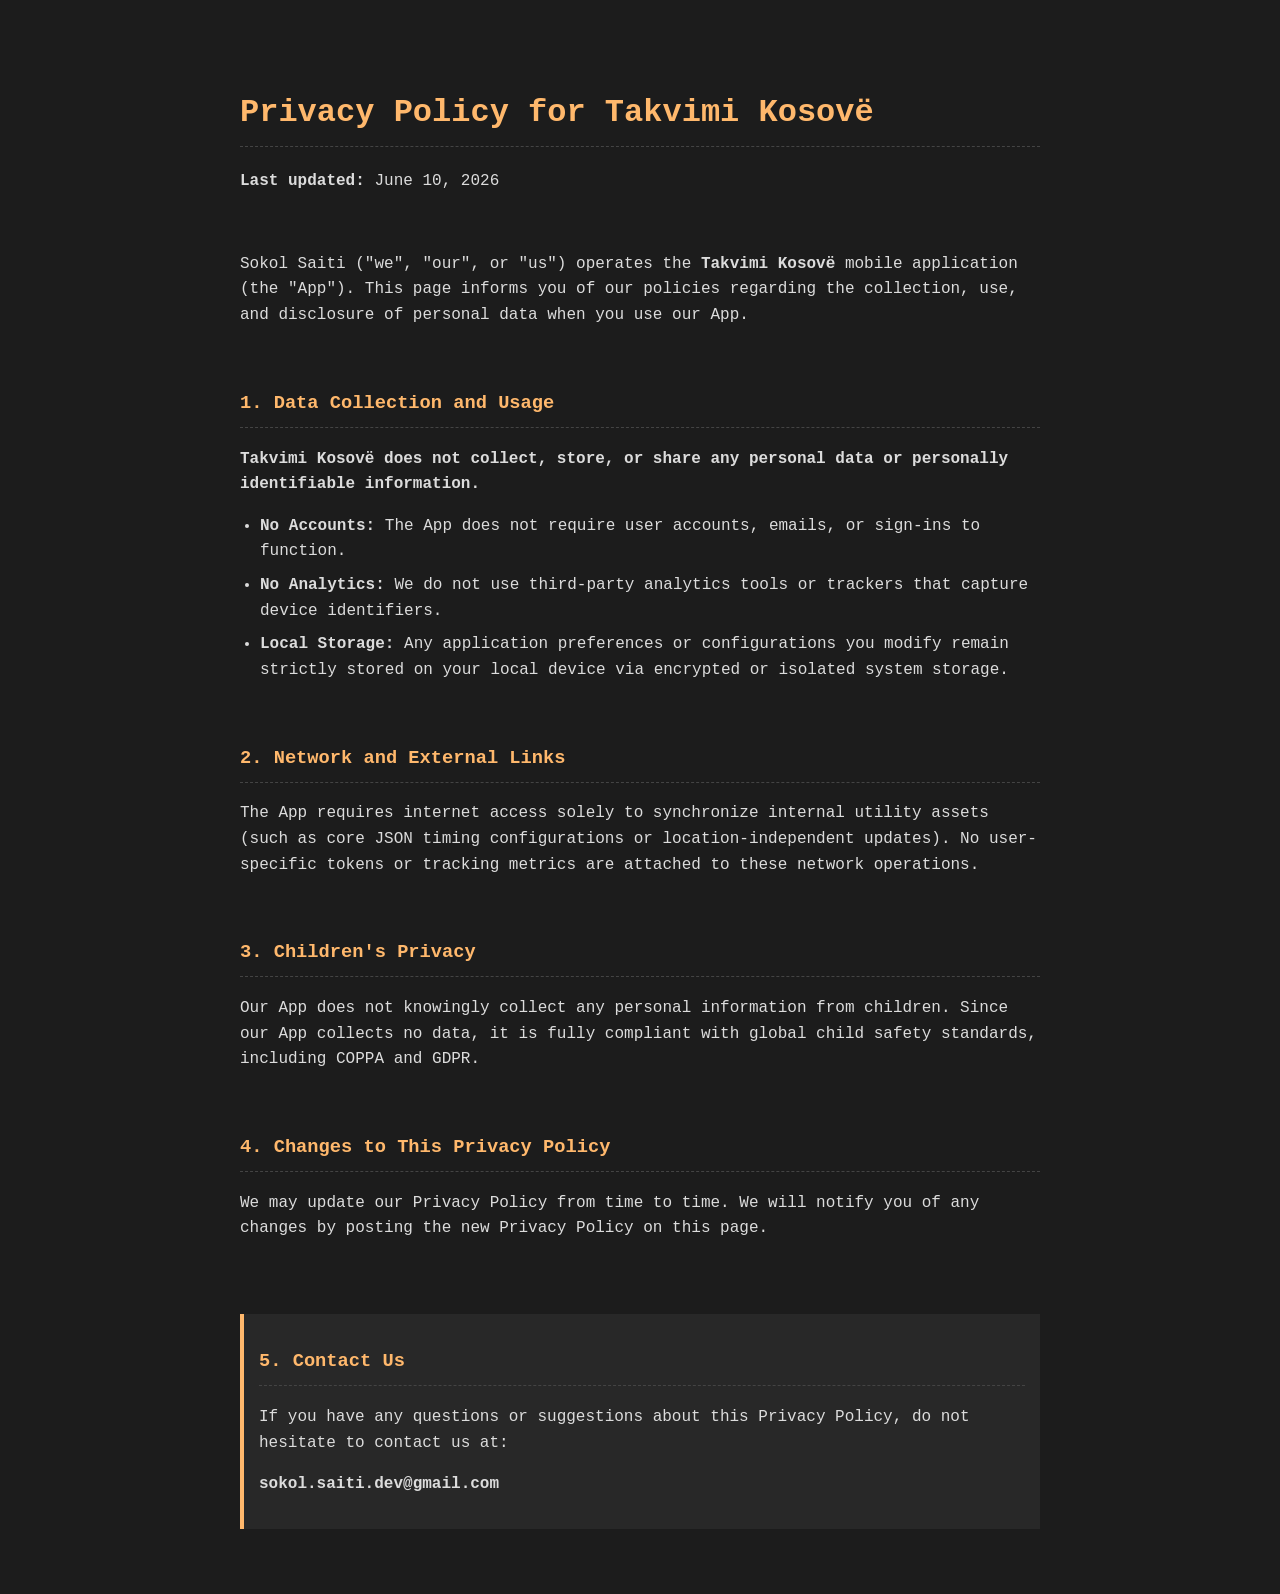
<file: static/privacy/index.html>
<!DOCTYPE html>
<html lang="en">
<head>
<meta charset="UTF-8">
<meta name="viewport" content="width=device-width, initial-scale=1.0">
<title>Privacy Policy - Takvimi Kosovë</title>
<style>
body {
background-color: #1c1c1c;
color: #dcdcdc;
font-family: 'Courier New', Courier, monospace;
padding: 40px 20px;
max-width: 800px;
margin: 0 auto;
line-height: 1.6;
}
h1, h3 {
color: #ffb86c;
border-bottom: 1px dashed #444;
padding-bottom: 8px;
}
ul {
padding-left: 20px;
}
li {
margin-bottom: 8px;
}
.contact {
background-color: #282828;
padding: 15px;
border-left: 4px solid #ffb86c;
margin-top: 30px;
}
</style>
</head>
<body>
​<h1>Privacy Policy for Takvimi Kosovë</h1>
<p><strong>Last updated:</strong> June 10, 2026</p>
​<p>Sokol Saiti ("we", "our", or "us") operates the <strong>Takvimi Kosovë</strong> mobile application (the "App"). This page informs you of our policies regarding the collection, use, and disclosure of personal data when you use our App.</p>
​<h3>1. Data Collection and Usage</h3>
<p><strong>Takvimi Kosovë does not collect, store, or share any personal data or personally identifiable information.</strong></p>
<ul>
<li><strong>No Accounts:</strong> The App does not require user accounts, emails, or sign-ins to function.</li>
<li><strong>No Analytics:</strong> We do not use third-party analytics tools or trackers that capture device identifiers.</li>
<li><strong>Local Storage:</strong> Any application preferences or configurations you modify remain strictly stored on your local device via encrypted or isolated system storage.</li>
</ul>
​<h3>2. Network and External Links</h3>
<p>The App requires internet access solely to synchronize internal utility assets (such as core JSON timing configurations or location-independent updates). No user-specific tokens or tracking metrics are attached to these network operations.</p>
​<h3>3. Children's Privacy</h3>
<p>Our App does not knowingly collect any personal information from children. Since our App collects no data, it is fully compliant with global child safety standards, including COPPA and GDPR.</p>
​<h3>4. Changes to This Privacy Policy</h3>
<p>We may update our Privacy Policy from time to time. We will notify you of any changes by posting the new Privacy Policy on this page.</p>
​<div class="contact">
<h3>5. Contact Us</h3>
<p>If you have any questions or suggestions about this Privacy Policy, do not hesitate to contact us at:</p>
<p><strong>sokol.saiti.dev@gmail.com</strong></p>
</div>
​</body>
</html>
</file>
